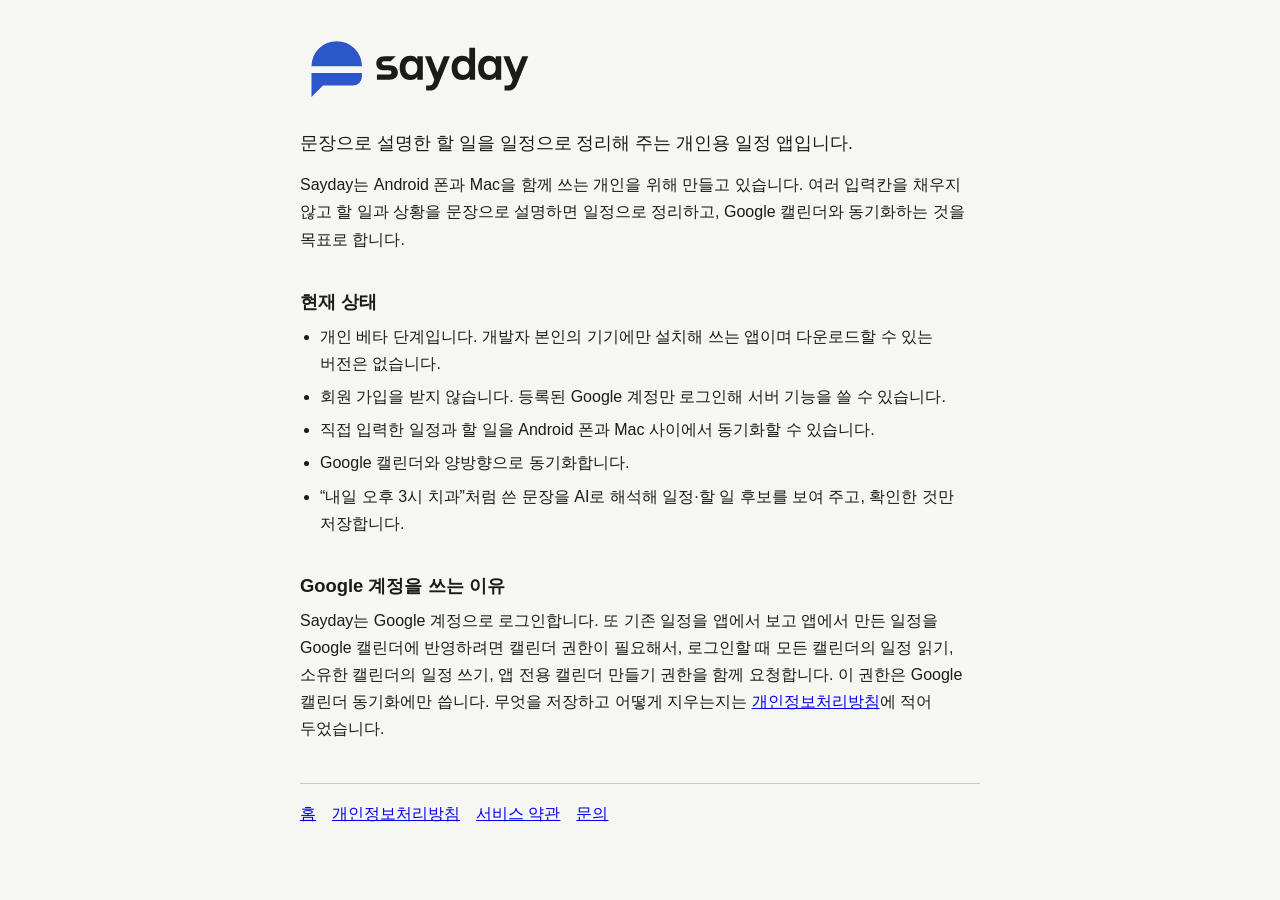
<file: index.html>
<!doctype html>
<html lang="ko">
<head>
  <meta charset="utf-8">
  <meta name="viewport" content="width=device-width, initial-scale=1">
  <title>Sayday</title>
  <meta name="description" content="Android 폰과 Mac을 함께 쓰는 개인을 위한 일정 앱 Sayday의 안내 페이지입니다.">
  <link rel="stylesheet" href="style.css">
  <link rel="icon" href="brand/favicon.svg" type="image/svg+xml">
  <link rel="icon" href="brand/favicon.ico" sizes="48x48">
  <link rel="apple-touch-icon" href="brand/apple-touch-icon.png">
  <meta name="theme-color" content="#2C57C9">
</head>
<body>
  <main>
    <h1 class="brand-heading"><picture>
      <source srcset="brand/horizontal-dark.svg" media="(prefers-color-scheme: dark)">
      <img class="brand-logo" src="brand/horizontal-color.svg" width="240" height="73" alt="Sayday">
    </picture></h1>
    <p class="lead">문장으로 설명한 할 일을 일정으로 정리해 주는 개인용 일정 앱입니다.</p>
    <p>Sayday는 Android 폰과 Mac을 함께 쓰는 개인을 위해 만들고 있습니다. 여러 입력칸을 채우지 않고 할 일과 상황을 문장으로 설명하면 일정으로 정리하고, Google 캘린더와 동기화하는 것을 목표로 합니다.</p>

    <h2>현재 상태</h2>
    <ul>
      <li>개인 베타 단계입니다. 개발자 본인의 기기에만 설치해 쓰는 앱이며 다운로드할 수 있는 버전은 없습니다.</li>
      <li>회원 가입을 받지 않습니다. 등록된 Google 계정만 로그인해 서버 기능을 쓸 수 있습니다.</li>
      <li>직접 입력한 일정과 할 일을 Android 폰과 Mac 사이에서 동기화할 수 있습니다.</li>
      <li>Google 캘린더와 양방향으로 동기화합니다.</li>
      <li>“내일 오후 3시 치과”처럼 쓴 문장을 AI로 해석해 일정·할 일 후보를 보여 주고, 확인한 것만 저장합니다.</li>
    </ul>

    <h2>Google 계정을 쓰는 이유</h2>
    <p>Sayday는 Google 계정으로 로그인합니다. 또 기존 일정을 앱에서 보고 앱에서 만든 일정을 Google 캘린더에 반영하려면 캘린더 권한이 필요해서, 로그인할 때 모든 캘린더의 일정 읽기, 소유한 캘린더의 일정 쓰기, 앱 전용 캘린더 만들기 권한을 함께 요청합니다. 이 권한은 Google 캘린더 동기화에만 씁니다. 무엇을 저장하고 어떻게 지우는지는 <a href="privacy.html">개인정보처리방침</a>에 적어 두었습니다.</p>
  </main>
  <footer>
    <a href="index.html">홈</a>
    <a href="privacy.html">개인정보처리방침</a>
    <a href="terms.html">서비스 약관</a>
    <a href="https://github.com/alsrjs951/alsrjs951.github.io/issues">문의</a>
  </footer>
</body>
</html>
</file>
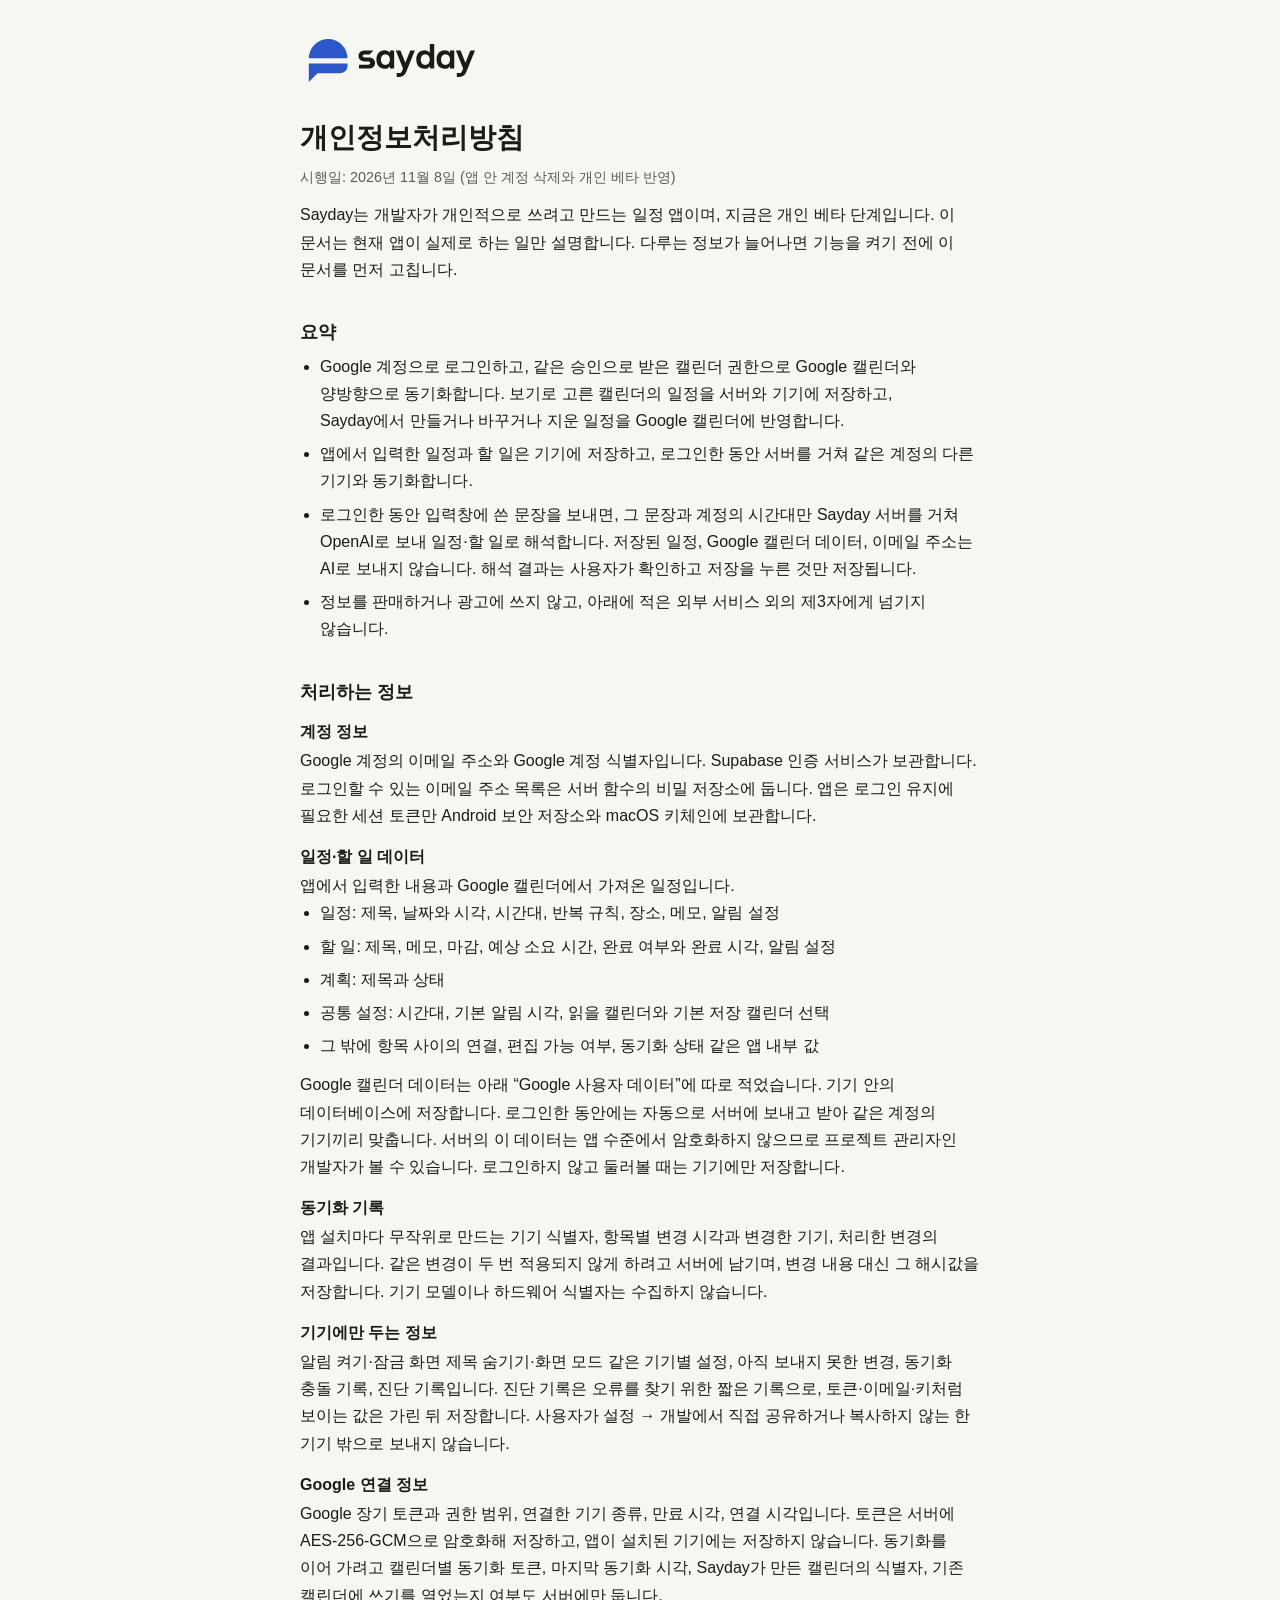
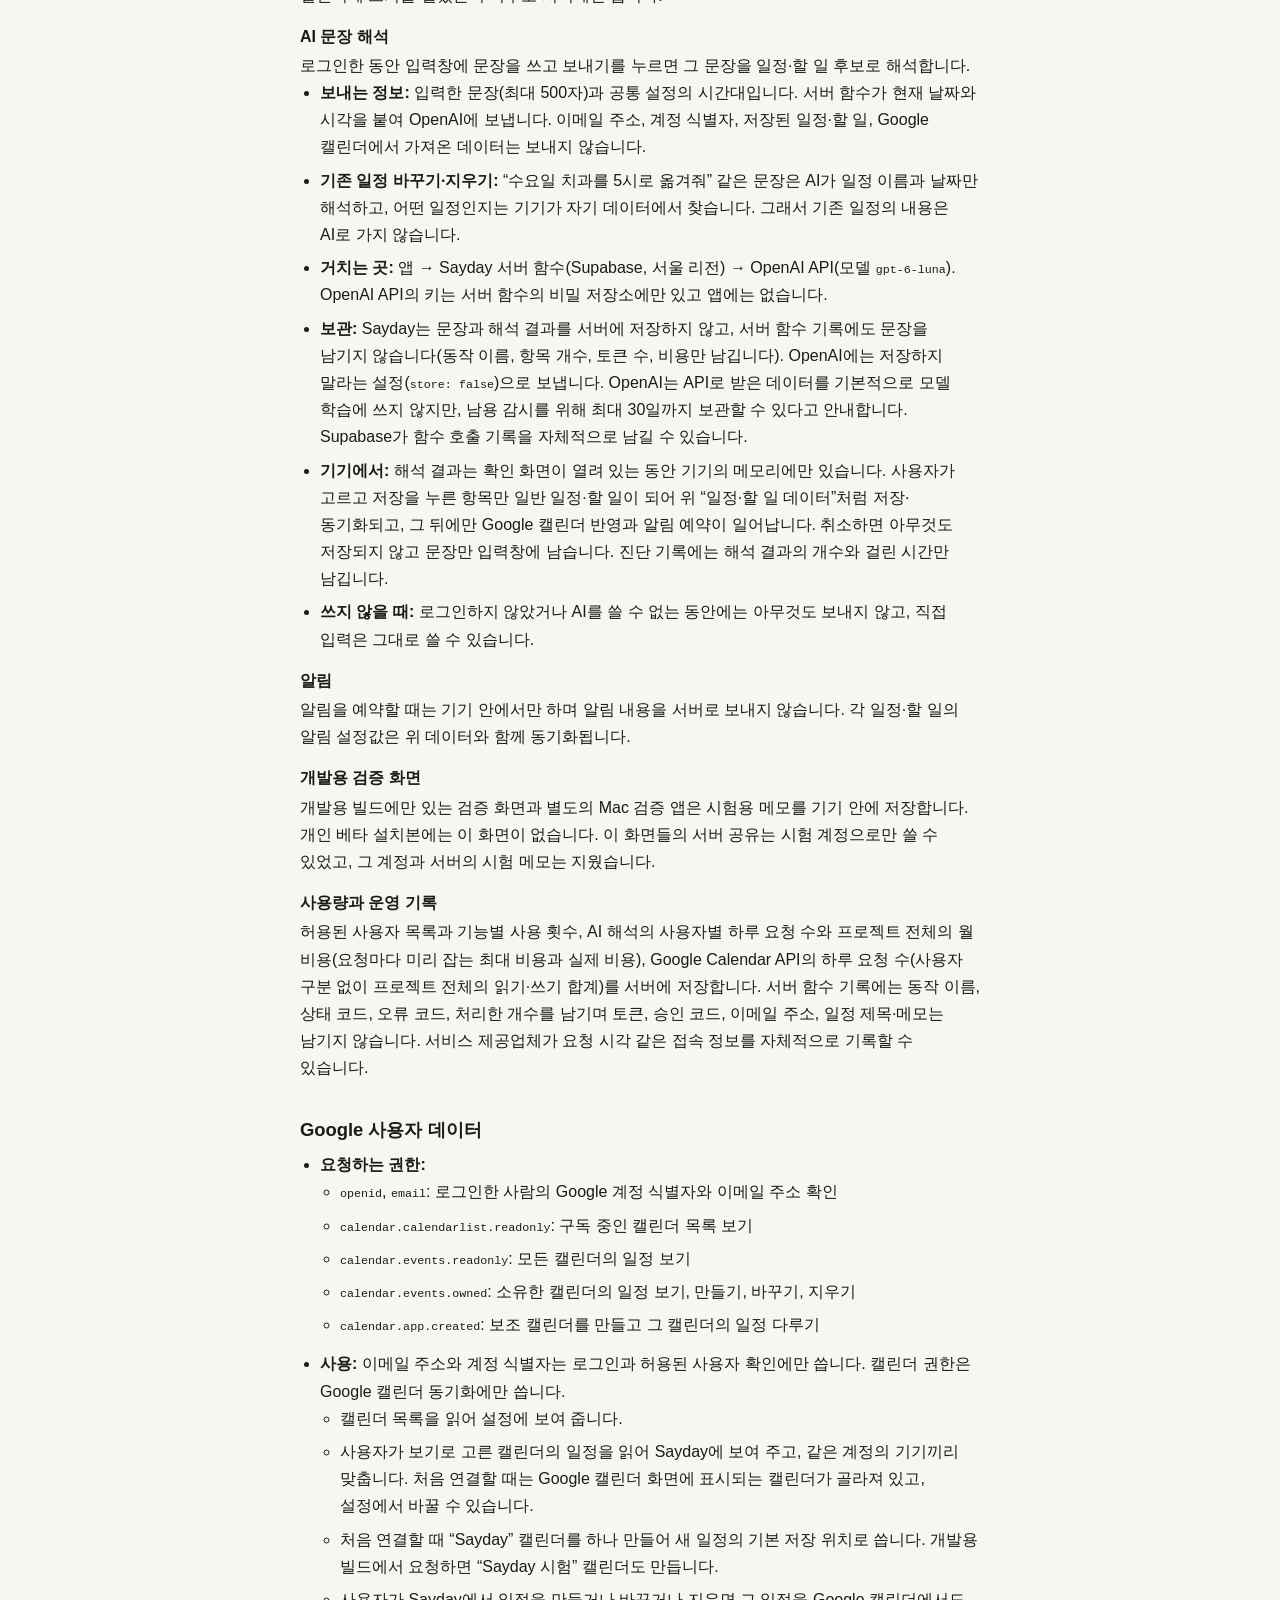
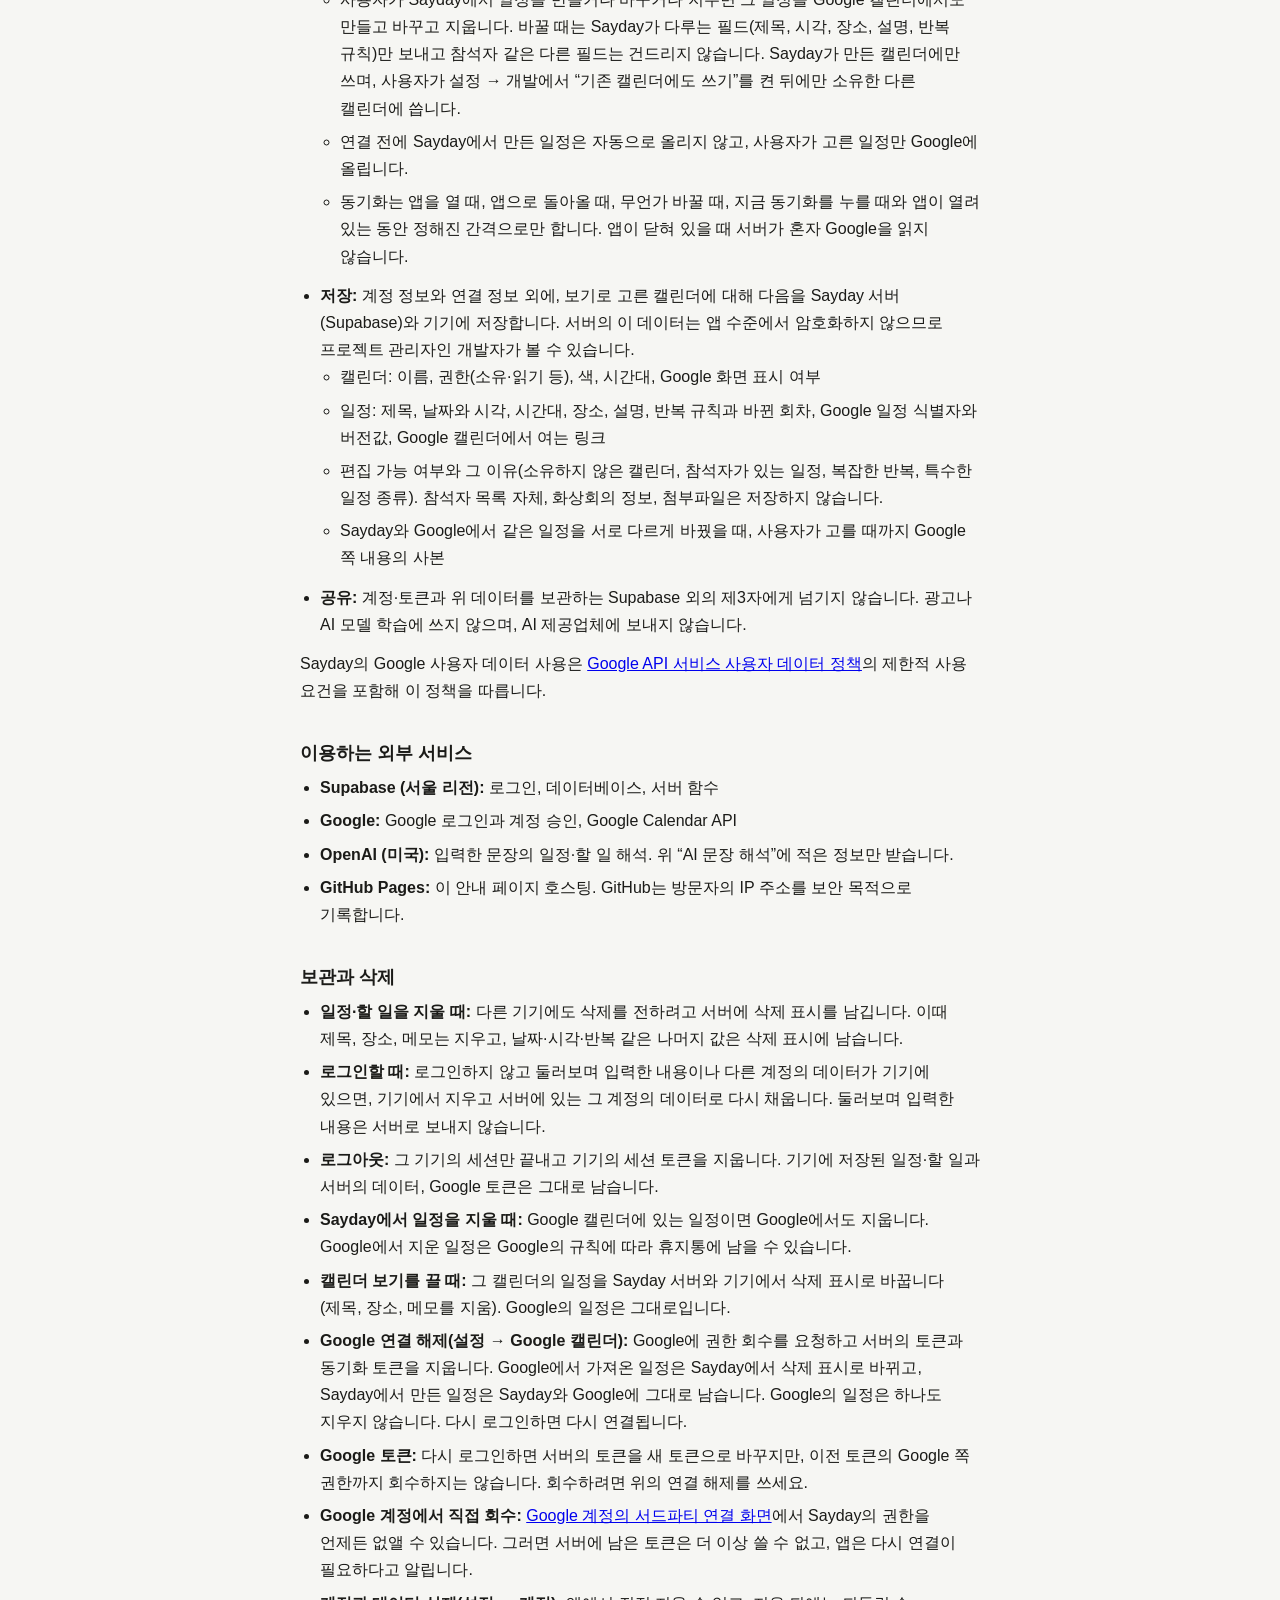
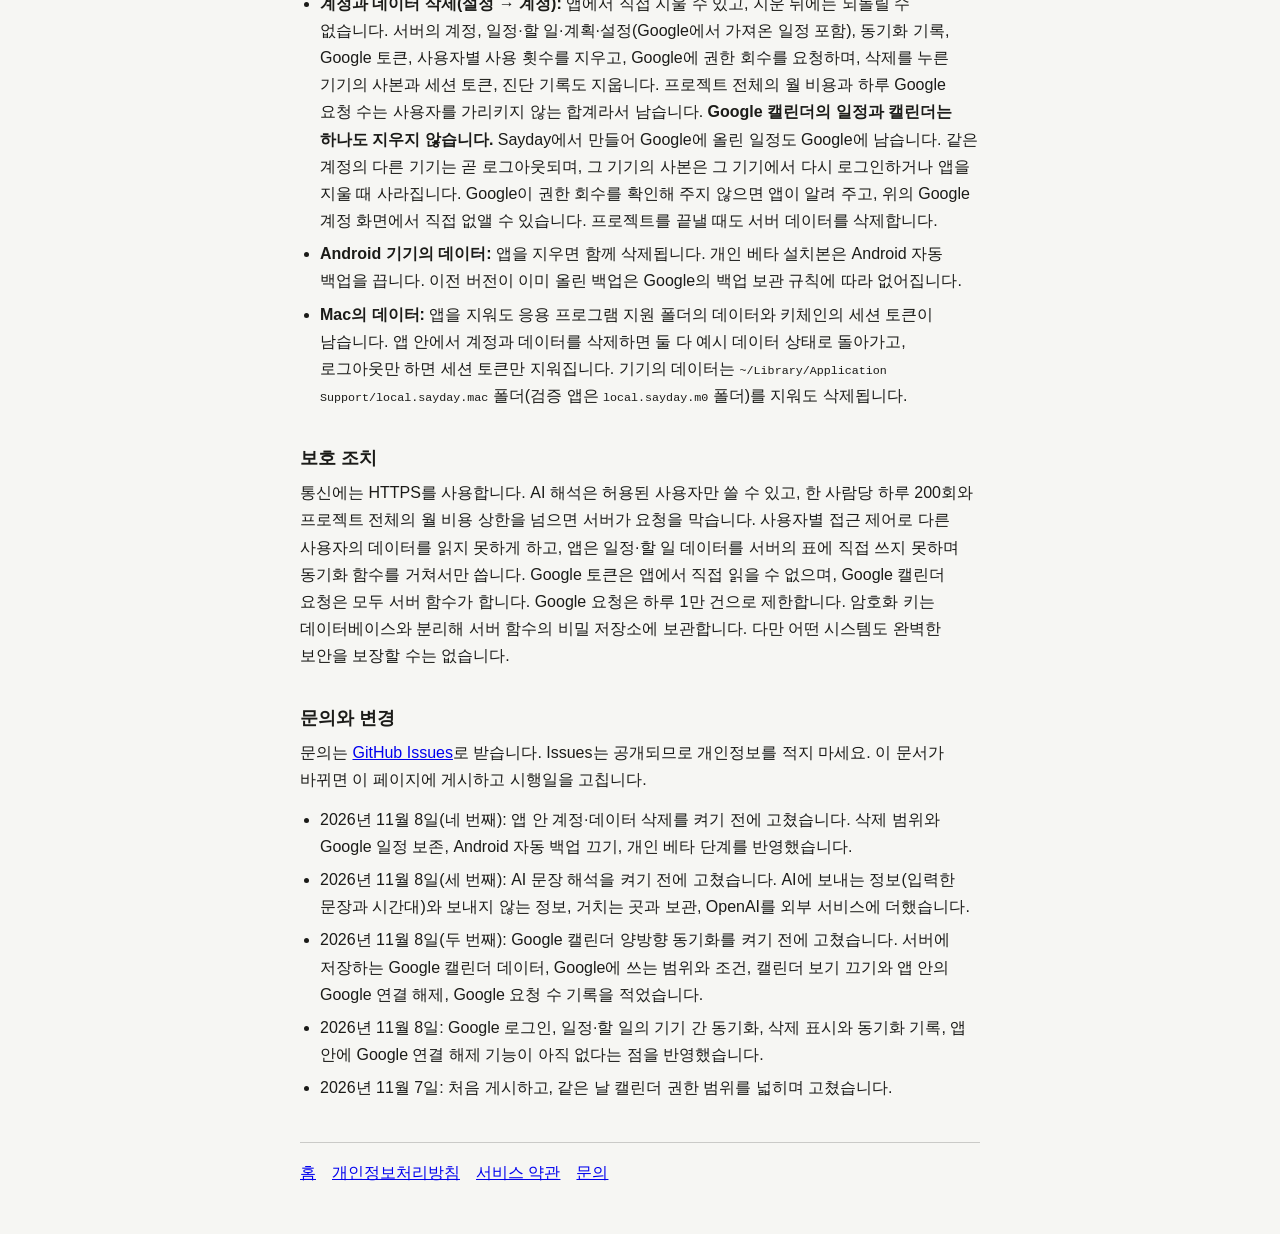
<file: privacy.html>
<!doctype html>
<html lang="ko">
<head>
  <meta charset="utf-8">
  <meta name="viewport" content="width=device-width, initial-scale=1">
  <title>Sayday 개인정보처리방침</title>
  <meta name="description" content="Sayday가 처리하는 정보, Google 사용자 데이터, AI 문장 해석에 보내는 정보를 설명합니다.">
  <link rel="stylesheet" href="style.css">
  <link rel="icon" href="brand/favicon.svg" type="image/svg+xml">
  <link rel="icon" href="brand/favicon.ico" sizes="48x48">
  <link rel="apple-touch-icon" href="brand/apple-touch-icon.png">
</head>
<body>
  <header class="brand-header"><a href="index.html" aria-label="Sayday 홈"><picture>
    <source srcset="brand/horizontal-dark.svg" media="(prefers-color-scheme: dark)">
    <img class="brand-logo" src="brand/horizontal-color.svg" width="184" height="56" alt="">
  </picture></a></header>
  <main>
    <h1>개인정보처리방침</h1>
    <p class="meta">시행일: 2026년 11월 8일 (앱 안 계정 삭제와 개인 베타 반영)</p>
    <p>Sayday는 개발자가 개인적으로 쓰려고 만드는 일정 앱이며, 지금은 개인 베타 단계입니다. 이 문서는 현재 앱이 실제로 하는 일만 설명합니다. 다루는 정보가 늘어나면 기능을 켜기 전에 이 문서를 먼저 고칩니다.</p>

    <h2>요약</h2>
    <ul>
      <li>Google 계정으로 로그인하고, 같은 승인으로 받은 캘린더 권한으로 Google 캘린더와 양방향으로 동기화합니다. 보기로 고른 캘린더의 일정을 서버와 기기에 저장하고, Sayday에서 만들거나 바꾸거나 지운 일정을 Google 캘린더에 반영합니다.</li>
      <li>앱에서 입력한 일정과 할 일은 기기에 저장하고, 로그인한 동안 서버를 거쳐 같은 계정의 다른 기기와 동기화합니다.</li>
      <li>로그인한 동안 입력창에 쓴 문장을 보내면, 그 문장과 계정의 시간대만 Sayday 서버를 거쳐 OpenAI로 보내 일정·할 일로 해석합니다. 저장된 일정, Google 캘린더 데이터, 이메일 주소는 AI로 보내지 않습니다. 해석 결과는 사용자가 확인하고 저장을 누른 것만 저장됩니다.</li>
      <li>정보를 판매하거나 광고에 쓰지 않고, 아래에 적은 외부 서비스 외의 제3자에게 넘기지 않습니다.</li>
    </ul>

    <h2>처리하는 정보</h2>
    <dl>
      <dt>계정 정보</dt>
      <dd>Google 계정의 이메일 주소와 Google 계정 식별자입니다. Supabase 인증 서비스가 보관합니다. 로그인할 수 있는 이메일 주소 목록은 서버 함수의 비밀 저장소에 둡니다. 앱은 로그인 유지에 필요한 세션 토큰만 Android 보안 저장소와 macOS 키체인에 보관합니다.</dd>
      <dt>일정·할 일 데이터</dt>
      <dd>
        앱에서 입력한 내용과 Google 캘린더에서 가져온 일정입니다.
        <ul>
          <li>일정: 제목, 날짜와 시각, 시간대, 반복 규칙, 장소, 메모, 알림 설정</li>
          <li>할 일: 제목, 메모, 마감, 예상 소요 시간, 완료 여부와 완료 시각, 알림 설정</li>
          <li>계획: 제목과 상태</li>
          <li>공통 설정: 시간대, 기본 알림 시각, 읽을 캘린더와 기본 저장 캘린더 선택</li>
          <li>그 밖에 항목 사이의 연결, 편집 가능 여부, 동기화 상태 같은 앱 내부 값</li>
        </ul>
        Google 캘린더 데이터는 아래 “Google 사용자 데이터”에 따로 적었습니다.
        기기 안의 데이터베이스에 저장합니다. 로그인한 동안에는 자동으로 서버에 보내고 받아 같은 계정의 기기끼리 맞춥니다. 서버의 이 데이터는 앱 수준에서 암호화하지 않으므로 프로젝트 관리자인 개발자가 볼 수 있습니다. 로그인하지 않고 둘러볼 때는 기기에만 저장합니다.
      </dd>
      <dt>동기화 기록</dt>
      <dd>앱 설치마다 무작위로 만드는 기기 식별자, 항목별 변경 시각과 변경한 기기, 처리한 변경의 결과입니다. 같은 변경이 두 번 적용되지 않게 하려고 서버에 남기며, 변경 내용 대신 그 해시값을 저장합니다. 기기 모델이나 하드웨어 식별자는 수집하지 않습니다.</dd>
      <dt>기기에만 두는 정보</dt>
      <dd>알림 켜기·잠금 화면 제목 숨기기·화면 모드 같은 기기별 설정, 아직 보내지 못한 변경, 동기화 충돌 기록, 진단 기록입니다. 진단 기록은 오류를 찾기 위한 짧은 기록으로, 토큰·이메일·키처럼 보이는 값은 가린 뒤 저장합니다. 사용자가 설정 → 개발에서 직접 공유하거나 복사하지 않는 한 기기 밖으로 보내지 않습니다.</dd>
      <dt>Google 연결 정보</dt>
      <dd>Google 장기 토큰과 권한 범위, 연결한 기기 종류, 만료 시각, 연결 시각입니다. 토큰은 서버에 AES-256-GCM으로 암호화해 저장하고, 앱이 설치된 기기에는 저장하지 않습니다. 동기화를 이어 가려고 캘린더별 동기화 토큰, 마지막 동기화 시각, Sayday가 만든 캘린더의 식별자, 기존 캘린더에 쓰기를 열었는지 여부도 서버에만 둡니다.</dd>
      <dt>AI 문장 해석</dt>
      <dd>
        로그인한 동안 입력창에 문장을 쓰고 보내기를 누르면 그 문장을 일정·할 일 후보로 해석합니다.
        <ul>
          <li><strong>보내는 정보:</strong> 입력한 문장(최대 500자)과 공통 설정의 시간대입니다. 서버 함수가 현재 날짜와 시각을 붙여 OpenAI에 보냅니다. 이메일 주소, 계정 식별자, 저장된 일정·할 일, Google 캘린더에서 가져온 데이터는 보내지 않습니다.</li>
          <li><strong>기존 일정 바꾸기·지우기:</strong> “수요일 치과를 5시로 옮겨줘” 같은 문장은 AI가 일정 이름과 날짜만 해석하고, 어떤 일정인지는 기기가 자기 데이터에서 찾습니다. 그래서 기존 일정의 내용은 AI로 가지 않습니다.</li>
          <li><strong>거치는 곳:</strong> 앱 → Sayday 서버 함수(Supabase, 서울 리전) → OpenAI API(모델 <code>gpt-6-luna</code>). OpenAI API의 키는 서버 함수의 비밀 저장소에만 있고 앱에는 없습니다.</li>
          <li><strong>보관:</strong> Sayday는 문장과 해석 결과를 서버에 저장하지 않고, 서버 함수 기록에도 문장을 남기지 않습니다(동작 이름, 항목 개수, 토큰 수, 비용만 남깁니다). OpenAI에는 저장하지 말라는 설정(<code>store: false</code>)으로 보냅니다. OpenAI는 API로 받은 데이터를 기본적으로 모델 학습에 쓰지 않지만, 남용 감시를 위해 최대 30일까지 보관할 수 있다고 안내합니다. Supabase가 함수 호출 기록을 자체적으로 남길 수 있습니다.</li>
          <li><strong>기기에서:</strong> 해석 결과는 확인 화면이 열려 있는 동안 기기의 메모리에만 있습니다. 사용자가 고르고 저장을 누른 항목만 일반 일정·할 일이 되어 위 “일정·할 일 데이터”처럼 저장·동기화되고, 그 뒤에만 Google 캘린더 반영과 알림 예약이 일어납니다. 취소하면 아무것도 저장되지 않고 문장만 입력창에 남습니다. 진단 기록에는 해석 결과의 개수와 걸린 시간만 남깁니다.</li>
          <li><strong>쓰지 않을 때:</strong> 로그인하지 않았거나 AI를 쓸 수 없는 동안에는 아무것도 보내지 않고, 직접 입력은 그대로 쓸 수 있습니다.</li>
        </ul>
      </dd>
      <dt>알림</dt>
      <dd>알림을 예약할 때는 기기 안에서만 하며 알림 내용을 서버로 보내지 않습니다. 각 일정·할 일의 알림 설정값은 위 데이터와 함께 동기화됩니다.</dd>
      <dt>개발용 검증 화면</dt>
      <dd>개발용 빌드에만 있는 검증 화면과 별도의 Mac 검증 앱은 시험용 메모를 기기 안에 저장합니다. 개인 베타 설치본에는 이 화면이 없습니다. 이 화면들의 서버 공유는 시험 계정으로만 쓸 수 있었고, 그 계정과 서버의 시험 메모는 지웠습니다.</dd>
      <dt>사용량과 운영 기록</dt>
      <dd>허용된 사용자 목록과 기능별 사용 횟수, AI 해석의 사용자별 하루 요청 수와 프로젝트 전체의 월 비용(요청마다 미리 잡는 최대 비용과 실제 비용), Google Calendar API의 하루 요청 수(사용자 구분 없이 프로젝트 전체의 읽기·쓰기 합계)를 서버에 저장합니다. 서버 함수 기록에는 동작 이름, 상태 코드, 오류 코드, 처리한 개수를 남기며 토큰, 승인 코드, 이메일 주소, 일정 제목·메모는 남기지 않습니다. 서비스 제공업체가 요청 시각 같은 접속 정보를 자체적으로 기록할 수 있습니다.</dd>
    </dl>

    <h2>Google 사용자 데이터</h2>
    <ul>
      <li><strong>요청하는 권한:</strong>
        <ul>
          <li><code>openid</code>, <code>email</code>: 로그인한 사람의 Google 계정 식별자와 이메일 주소 확인</li>
          <li><code>calendar.calendarlist.readonly</code>: 구독 중인 캘린더 목록 보기</li>
          <li><code>calendar.events.readonly</code>: 모든 캘린더의 일정 보기</li>
          <li><code>calendar.events.owned</code>: 소유한 캘린더의 일정 보기, 만들기, 바꾸기, 지우기</li>
          <li><code>calendar.app.created</code>: 보조 캘린더를 만들고 그 캘린더의 일정 다루기</li>
        </ul>
      </li>
      <li><strong>사용:</strong> 이메일 주소와 계정 식별자는 로그인과 허용된 사용자 확인에만 씁니다. 캘린더 권한은 Google 캘린더 동기화에만 씁니다.
        <ul>
          <li>캘린더 목록을 읽어 설정에 보여 줍니다.</li>
          <li>사용자가 보기로 고른 캘린더의 일정을 읽어 Sayday에 보여 주고, 같은 계정의 기기끼리 맞춥니다. 처음 연결할 때는 Google 캘린더 화면에 표시되는 캘린더가 골라져 있고, 설정에서 바꿀 수 있습니다.</li>
          <li>처음 연결할 때 “Sayday” 캘린더를 하나 만들어 새 일정의 기본 저장 위치로 씁니다. 개발용 빌드에서 요청하면 “Sayday 시험” 캘린더도 만듭니다.</li>
          <li>사용자가 Sayday에서 일정을 만들거나 바꾸거나 지우면 그 일정을 Google 캘린더에서도 만들고 바꾸고 지웁니다. 바꿀 때는 Sayday가 다루는 필드(제목, 시각, 장소, 설명, 반복 규칙)만 보내고 참석자 같은 다른 필드는 건드리지 않습니다. Sayday가 만든 캘린더에만 쓰며, 사용자가 설정 → 개발에서 “기존 캘린더에도 쓰기”를 켠 뒤에만 소유한 다른 캘린더에 씁니다.</li>
          <li>연결 전에 Sayday에서 만든 일정은 자동으로 올리지 않고, 사용자가 고른 일정만 Google에 올립니다.</li>
          <li>동기화는 앱을 열 때, 앱으로 돌아올 때, 무언가 바꿀 때, 지금 동기화를 누를 때와 앱이 열려 있는 동안 정해진 간격으로만 합니다. 앱이 닫혀 있을 때 서버가 혼자 Google을 읽지 않습니다.</li>
        </ul>
      </li>
      <li><strong>저장:</strong> 계정 정보와 연결 정보 외에, 보기로 고른 캘린더에 대해 다음을 Sayday 서버(Supabase)와 기기에 저장합니다. 서버의 이 데이터는 앱 수준에서 암호화하지 않으므로 프로젝트 관리자인 개발자가 볼 수 있습니다.
        <ul>
          <li>캘린더: 이름, 권한(소유·읽기 등), 색, 시간대, Google 화면 표시 여부</li>
          <li>일정: 제목, 날짜와 시각, 시간대, 장소, 설명, 반복 규칙과 바뀐 회차, Google 일정 식별자와 버전값, Google 캘린더에서 여는 링크</li>
          <li>편집 가능 여부와 그 이유(소유하지 않은 캘린더, 참석자가 있는 일정, 복잡한 반복, 특수한 일정 종류). 참석자 목록 자체, 화상회의 정보, 첨부파일은 저장하지 않습니다.</li>
          <li>Sayday와 Google에서 같은 일정을 서로 다르게 바꿨을 때, 사용자가 고를 때까지 Google 쪽 내용의 사본</li>
        </ul>
      </li>
      <li><strong>공유:</strong> 계정·토큰과 위 데이터를 보관하는 Supabase 외의 제3자에게 넘기지 않습니다. 광고나 AI 모델 학습에 쓰지 않으며, AI 제공업체에 보내지 않습니다.</li>
    </ul>
    <p>Sayday의 Google 사용자 데이터 사용은 <a href="https://developers.google.com/terms/api-services-user-data-policy">Google API 서비스 사용자 데이터 정책</a>의 제한적 사용 요건을 포함해 이 정책을 따릅니다.</p>

    <h2>이용하는 외부 서비스</h2>
    <ul>
      <li><strong>Supabase (서울 리전):</strong> 로그인, 데이터베이스, 서버 함수</li>
      <li><strong>Google:</strong> Google 로그인과 계정 승인, Google Calendar API</li>
      <li><strong>OpenAI (미국):</strong> 입력한 문장의 일정·할 일 해석. 위 “AI 문장 해석”에 적은 정보만 받습니다.</li>
      <li><strong>GitHub Pages:</strong> 이 안내 페이지 호스팅. GitHub는 방문자의 IP 주소를 보안 목적으로 기록합니다.</li>
    </ul>

    <h2>보관과 삭제</h2>
    <ul>
      <li><strong>일정·할 일을 지울 때:</strong> 다른 기기에도 삭제를 전하려고 서버에 삭제 표시를 남깁니다. 이때 제목, 장소, 메모는 지우고, 날짜·시각·반복 같은 나머지 값은 삭제 표시에 남습니다.</li>
      <li><strong>로그인할 때:</strong> 로그인하지 않고 둘러보며 입력한 내용이나 다른 계정의 데이터가 기기에 있으면, 기기에서 지우고 서버에 있는 그 계정의 데이터로 다시 채웁니다. 둘러보며 입력한 내용은 서버로 보내지 않습니다.</li>
      <li><strong>로그아웃:</strong> 그 기기의 세션만 끝내고 기기의 세션 토큰을 지웁니다. 기기에 저장된 일정·할 일과 서버의 데이터, Google 토큰은 그대로 남습니다.</li>
      <li><strong>Sayday에서 일정을 지울 때:</strong> Google 캘린더에 있는 일정이면 Google에서도 지웁니다. Google에서 지운 일정은 Google의 규칙에 따라 휴지통에 남을 수 있습니다.</li>
      <li><strong>캘린더 보기를 끌 때:</strong> 그 캘린더의 일정을 Sayday 서버와 기기에서 삭제 표시로 바꿉니다(제목, 장소, 메모를 지움). Google의 일정은 그대로입니다.</li>
      <li><strong>Google 연결 해제(설정 → Google 캘린더):</strong> Google에 권한 회수를 요청하고 서버의 토큰과 동기화 토큰을 지웁니다. Google에서 가져온 일정은 Sayday에서 삭제 표시로 바뀌고, Sayday에서 만든 일정은 Sayday와 Google에 그대로 남습니다. Google의 일정은 하나도 지우지 않습니다. 다시 로그인하면 다시 연결됩니다.</li>
      <li><strong>Google 토큰:</strong> 다시 로그인하면 서버의 토큰을 새 토큰으로 바꾸지만, 이전 토큰의 Google 쪽 권한까지 회수하지는 않습니다. 회수하려면 위의 연결 해제를 쓰세요.</li>
      <li><strong>Google 계정에서 직접 회수:</strong> <a href="https://myaccount.google.com/permissions">Google 계정의 서드파티 연결 화면</a>에서 Sayday의 권한을 언제든 없앨 수 있습니다. 그러면 서버에 남은 토큰은 더 이상 쓸 수 없고, 앱은 다시 연결이 필요하다고 알립니다.</li>
      <li><strong>계정과 데이터 삭제(설정 → 계정):</strong> 앱에서 직접 지울 수 있고, 지운 뒤에는 되돌릴 수 없습니다. 서버의 계정, 일정·할 일·계획·설정(Google에서 가져온 일정 포함), 동기화 기록, Google 토큰, 사용자별 사용 횟수를 지우고, Google에 권한 회수를 요청하며, 삭제를 누른 기기의 사본과 세션 토큰, 진단 기록도 지웁니다. 프로젝트 전체의 월 비용과 하루 Google 요청 수는 사용자를 가리키지 않는 합계라서 남습니다. <strong>Google 캘린더의 일정과 캘린더는 하나도 지우지 않습니다.</strong> Sayday에서 만들어 Google에 올린 일정도 Google에 남습니다. 같은 계정의 다른 기기는 곧 로그아웃되며, 그 기기의 사본은 그 기기에서 다시 로그인하거나 앱을 지울 때 사라집니다. Google이 권한 회수를 확인해 주지 않으면 앱이 알려 주고, 위의 Google 계정 화면에서 직접 없앨 수 있습니다. 프로젝트를 끝낼 때도 서버 데이터를 삭제합니다.</li>
      <li><strong>Android 기기의 데이터:</strong> 앱을 지우면 함께 삭제됩니다. 개인 베타 설치본은 Android 자동 백업을 끕니다. 이전 버전이 이미 올린 백업은 Google의 백업 보관 규칙에 따라 없어집니다.</li>
      <li><strong>Mac의 데이터:</strong> 앱을 지워도 응용 프로그램 지원 폴더의 데이터와 키체인의 세션 토큰이 남습니다. 앱 안에서 계정과 데이터를 삭제하면 둘 다 예시 데이터 상태로 돌아가고, 로그아웃만 하면 세션 토큰만 지워집니다. 기기의 데이터는 <code>~/Library/Application Support/local.sayday.mac</code> 폴더(검증 앱은 <code>local.sayday.m0</code> 폴더)를 지워도 삭제됩니다.</li>
    </ul>

    <h2>보호 조치</h2>
    <p>통신에는 HTTPS를 사용합니다. AI 해석은 허용된 사용자만 쓸 수 있고, 한 사람당 하루 200회와 프로젝트 전체의 월 비용 상한을 넘으면 서버가 요청을 막습니다. 사용자별 접근 제어로 다른 사용자의 데이터를 읽지 못하게 하고, 앱은 일정·할 일 데이터를 서버의 표에 직접 쓰지 못하며 동기화 함수를 거쳐서만 씁니다. Google 토큰은 앱에서 직접 읽을 수 없으며, Google 캘린더 요청은 모두 서버 함수가 합니다. Google 요청은 하루 1만 건으로 제한합니다. 암호화 키는 데이터베이스와 분리해 서버 함수의 비밀 저장소에 보관합니다. 다만 어떤 시스템도 완벽한 보안을 보장할 수는 없습니다.</p>

    <h2>문의와 변경</h2>
    <p>문의는 <a href="https://github.com/alsrjs951/alsrjs951.github.io/issues">GitHub Issues</a>로 받습니다. Issues는 공개되므로 개인정보를 적지 마세요. 이 문서가 바뀌면 이 페이지에 게시하고 시행일을 고칩니다.</p>
    <ul>
      <li>2026년 11월 8일(네 번째): 앱 안 계정·데이터 삭제를 켜기 전에 고쳤습니다. 삭제 범위와 Google 일정 보존, Android 자동 백업 끄기, 개인 베타 단계를 반영했습니다.</li>
      <li>2026년 11월 8일(세 번째): AI 문장 해석을 켜기 전에 고쳤습니다. AI에 보내는 정보(입력한 문장과 시간대)와 보내지 않는 정보, 거치는 곳과 보관, OpenAI를 외부 서비스에 더했습니다.</li>
      <li>2026년 11월 8일(두 번째): Google 캘린더 양방향 동기화를 켜기 전에 고쳤습니다. 서버에 저장하는 Google 캘린더 데이터, Google에 쓰는 범위와 조건, 캘린더 보기 끄기와 앱 안의 Google 연결 해제, Google 요청 수 기록을 적었습니다.</li>
      <li>2026년 11월 8일: Google 로그인, 일정·할 일의 기기 간 동기화, 삭제 표시와 동기화 기록, 앱 안에 Google 연결 해제 기능이 아직 없다는 점을 반영했습니다.</li>
      <li>2026년 11월 7일: 처음 게시하고, 같은 날 캘린더 권한 범위를 넓히며 고쳤습니다.</li>
    </ul>
  </main>
  <footer>
    <a href="index.html">홈</a>
    <a href="privacy.html">개인정보처리방침</a>
    <a href="terms.html">서비스 약관</a>
    <a href="https://github.com/alsrjs951/alsrjs951.github.io/issues">문의</a>
  </footer>
</body>
</html>
</file>
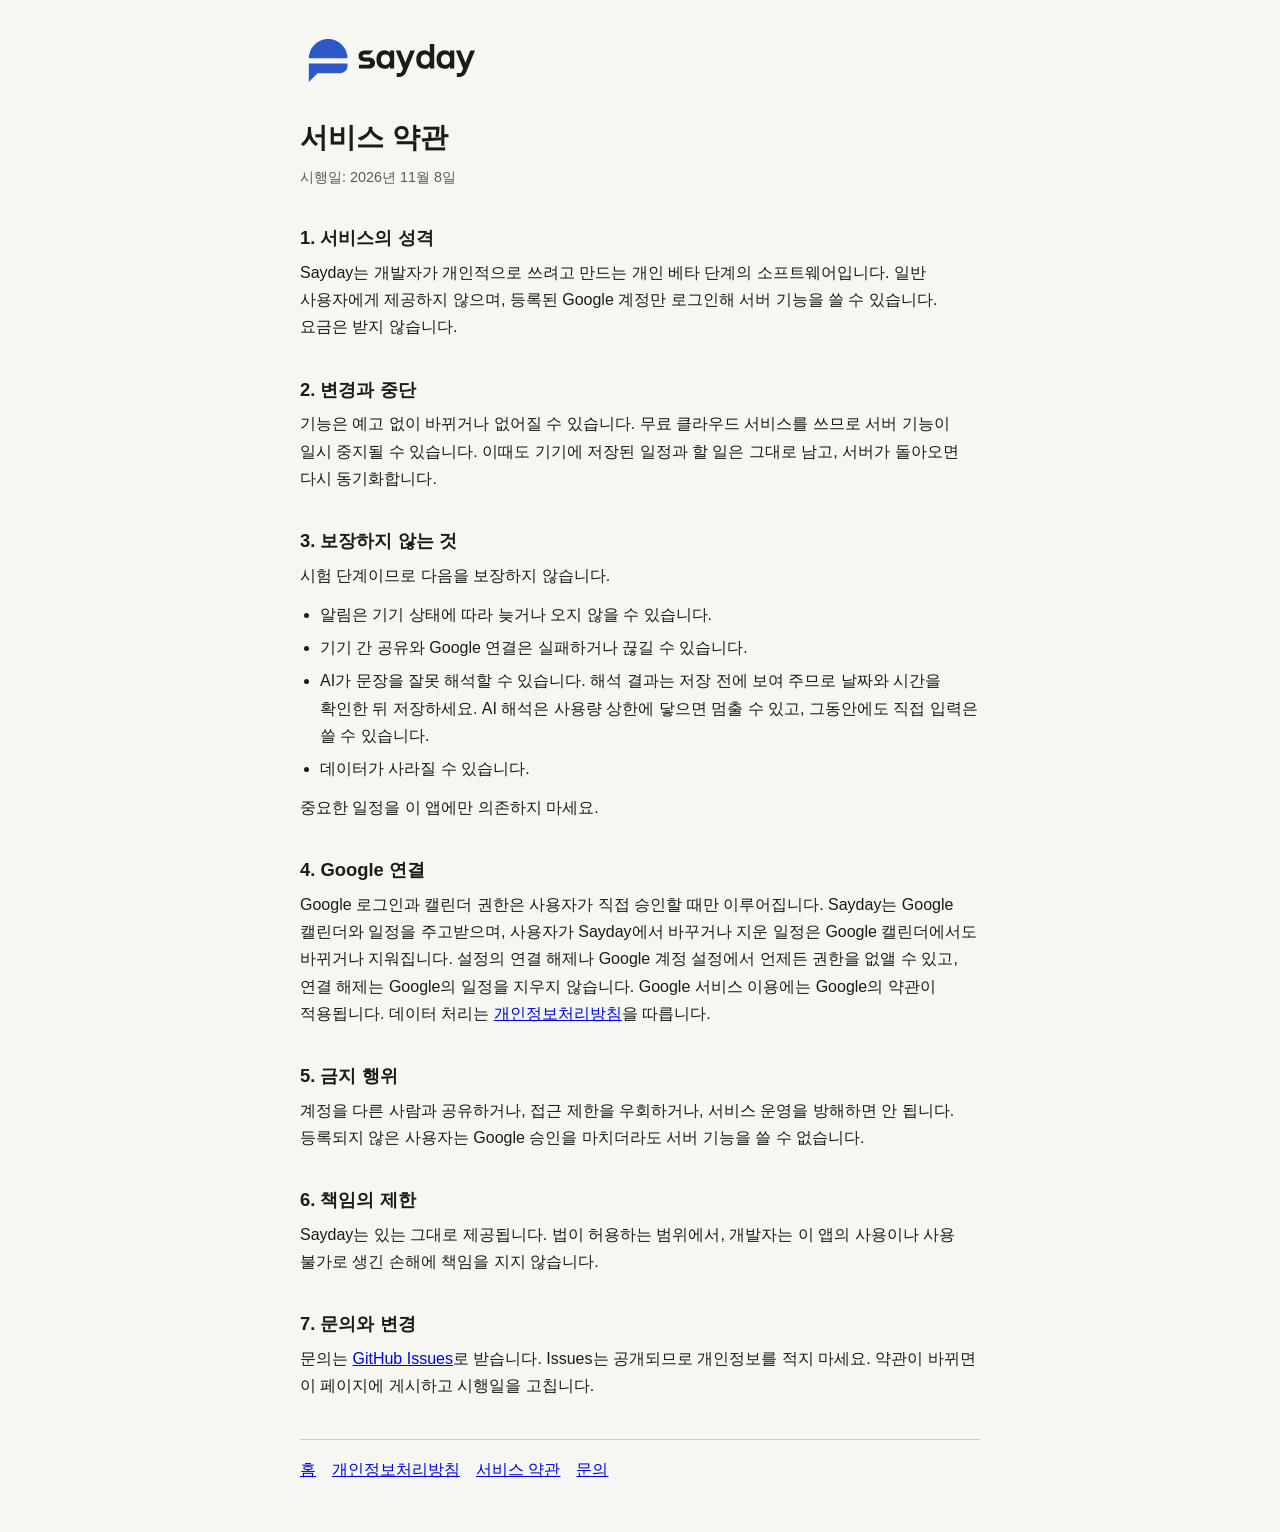
<file: terms.html>
<!doctype html>
<html lang="ko">
<head>
  <meta charset="utf-8">
  <meta name="viewport" content="width=device-width, initial-scale=1">
  <title>Sayday 서비스 약관</title>
  <meta name="description" content="개인용 시험 앱 Sayday의 이용 조건입니다.">
  <link rel="stylesheet" href="style.css">
  <link rel="icon" href="brand/favicon.svg" type="image/svg+xml">
  <link rel="icon" href="brand/favicon.ico" sizes="48x48">
  <link rel="apple-touch-icon" href="brand/apple-touch-icon.png">
</head>
<body>
  <header class="brand-header"><a href="index.html" aria-label="Sayday 홈"><picture>
    <source srcset="brand/horizontal-dark.svg" media="(prefers-color-scheme: dark)">
    <img class="brand-logo" src="brand/horizontal-color.svg" width="184" height="56" alt="">
  </picture></a></header>
  <main>
    <h1>서비스 약관</h1>
    <p class="meta">시행일: 2026년 11월 8일</p>

    <h2>1. 서비스의 성격</h2>
    <p>Sayday는 개발자가 개인적으로 쓰려고 만드는 개인 베타 단계의 소프트웨어입니다. 일반 사용자에게 제공하지 않으며, 등록된 Google 계정만 로그인해 서버 기능을 쓸 수 있습니다. 요금은 받지 않습니다.</p>

    <h2>2. 변경과 중단</h2>
    <p>기능은 예고 없이 바뀌거나 없어질 수 있습니다. 무료 클라우드 서비스를 쓰므로 서버 기능이 일시 중지될 수 있습니다. 이때도 기기에 저장된 일정과 할 일은 그대로 남고, 서버가 돌아오면 다시 동기화합니다.</p>

    <h2>3. 보장하지 않는 것</h2>
    <p>시험 단계이므로 다음을 보장하지 않습니다.</p>
    <ul>
      <li>알림은 기기 상태에 따라 늦거나 오지 않을 수 있습니다.</li>
      <li>기기 간 공유와 Google 연결은 실패하거나 끊길 수 있습니다.</li>
      <li>AI가 문장을 잘못 해석할 수 있습니다. 해석 결과는 저장 전에 보여 주므로 날짜와 시간을 확인한 뒤 저장하세요. AI 해석은 사용량 상한에 닿으면 멈출 수 있고, 그동안에도 직접 입력은 쓸 수 있습니다.</li>
      <li>데이터가 사라질 수 있습니다.</li>
    </ul>
    <p>중요한 일정을 이 앱에만 의존하지 마세요.</p>

    <h2>4. Google 연결</h2>
    <p>Google 로그인과 캘린더 권한은 사용자가 직접 승인할 때만 이루어집니다. Sayday는 Google 캘린더와 일정을 주고받으며, 사용자가 Sayday에서 바꾸거나 지운 일정은 Google 캘린더에서도 바뀌거나 지워집니다. 설정의 연결 해제나 Google 계정 설정에서 언제든 권한을 없앨 수 있고, 연결 해제는 Google의 일정을 지우지 않습니다. Google 서비스 이용에는 Google의 약관이 적용됩니다. 데이터 처리는 <a href="privacy.html">개인정보처리방침</a>을 따릅니다.</p>

    <h2>5. 금지 행위</h2>
    <p>계정을 다른 사람과 공유하거나, 접근 제한을 우회하거나, 서비스 운영을 방해하면 안 됩니다. 등록되지 않은 사용자는 Google 승인을 마치더라도 서버 기능을 쓸 수 없습니다.</p>

    <h2>6. 책임의 제한</h2>
    <p>Sayday는 있는 그대로 제공됩니다. 법이 허용하는 범위에서, 개발자는 이 앱의 사용이나 사용 불가로 생긴 손해에 책임을 지지 않습니다.</p>

    <h2>7. 문의와 변경</h2>
    <p>문의는 <a href="https://github.com/alsrjs951/alsrjs951.github.io/issues">GitHub Issues</a>로 받습니다. Issues는 공개되므로 개인정보를 적지 마세요. 약관이 바뀌면 이 페이지에 게시하고 시행일을 고칩니다.</p>
  </main>
  <footer>
    <a href="index.html">홈</a>
    <a href="privacy.html">개인정보처리방침</a>
    <a href="terms.html">서비스 약관</a>
    <a href="https://github.com/alsrjs951/alsrjs951.github.io/issues">문의</a>
  </footer>
</body>
</html>
</file>
<file: style.css>
:root {
  color-scheme: light dark;
  font-family: -apple-system, BlinkMacSystemFont, "Apple SD Gothic Neo", "Noto Sans KR", "Segoe UI", sans-serif;
  line-height: 1.7;
  color: #1B1B18;
  background: #F6F6F3;
}

@media (prefers-color-scheme: dark) {
  :root { color: #F1F1EC; background: #131312; }
}

.brand-heading, .brand-header { margin: 0 0 24px; }
.brand-logo { display: block; max-width: 100%; height: auto; }
.brand-header a { display: inline-block; border-radius: 8px; }
.brand-header a:focus-visible { outline: 2px solid currentColor; outline-offset: 4px; }

body {
  margin: 0 auto;
  max-width: 680px;
  padding: 32px 16px 48px;
  overflow-wrap: anywhere;
  word-break: keep-all;
}

h1 {
  font-size: 1.75rem;
  line-height: 1.3;
  margin: 0 0 8px;
}

h2 {
  font-size: 1.15rem;
  line-height: 1.4;
  margin: 36px 0 8px;
}

p,
ul,
dl {
  margin: 0 0 12px;
}

ul {
  padding-left: 20px;
}

li + li {
  margin-top: 6px;
}

dt {
  font-weight: 600;
  margin-top: 14px;
}

dd {
  margin: 2px 0 0;
}

code {
  font-size: 0.9em;
}

.lead {
  font-size: 1.1rem;
}

.meta {
  opacity: 0.7;
  font-size: 0.9rem;
}

footer {
  border-top: 1px solid color-mix(in srgb, currentColor 20%, transparent);
  display: flex;
  flex-wrap: wrap;
  gap: 8px 16px;
  margin-top: 40px;
  padding-top: 16px;
}
</file>
